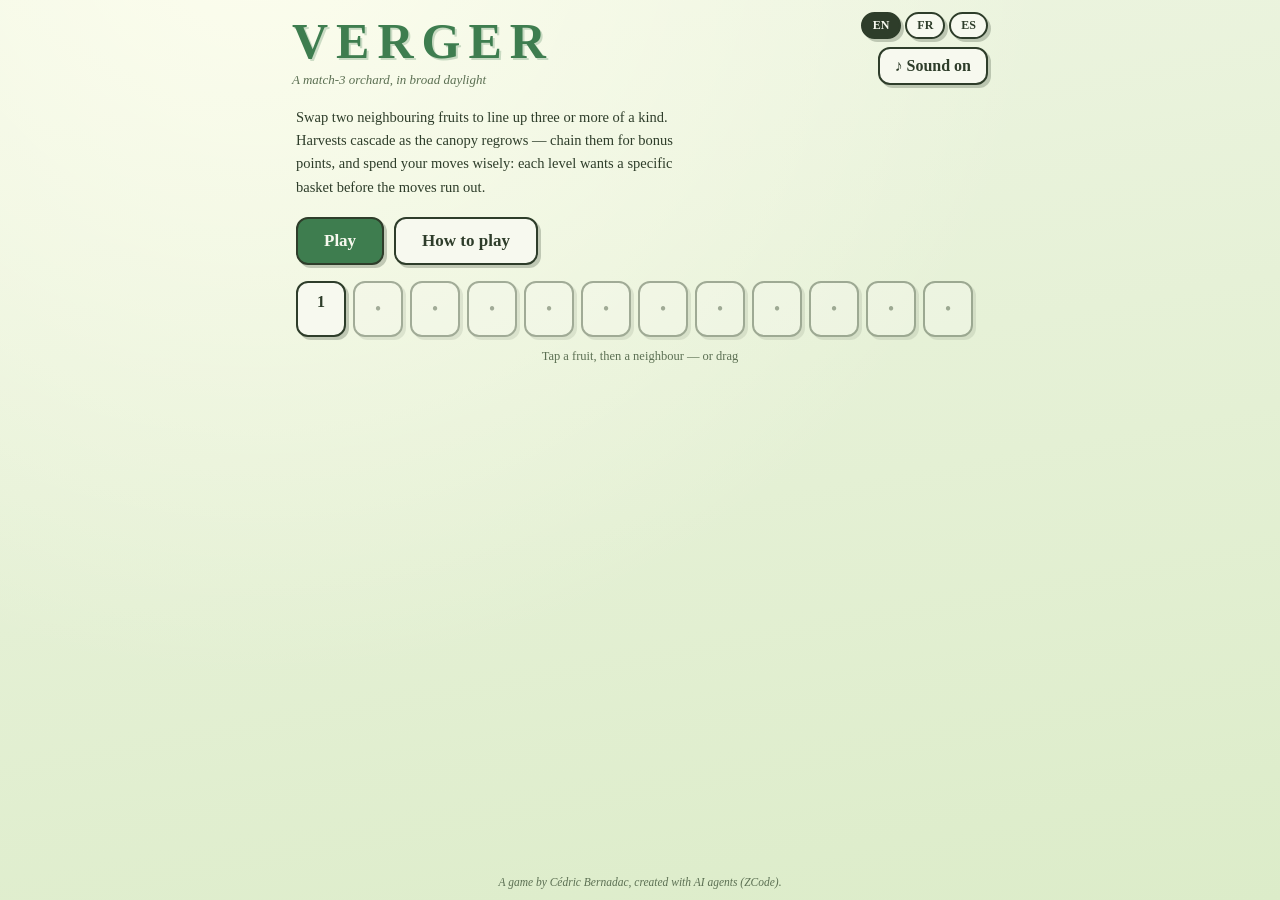
<file: index.html>
<!DOCTYPE html>
<html lang="en">
<head>
  <meta charset="utf-8">
  <meta name="viewport" content="width=device-width, initial-scale=1, viewport-fit=cover">
  <title>Verger</title>
  <meta name="description" content="Verger — a match-3 orchard in broad daylight. Swap neighbouring fruits, harvest cascades, fill the basket before the moves run out.">
  <style>
/* Verger — feuille de style « forêt diurne » : feuillage profond, fruits juteux. */
* { box-sizing: border-box; margin: 0; padding: 0; }
html, body { height: 100%; }

:root {
  --ciel: #eef5e2;         /* ciel du jour */
  --feuillage: #3e7d4f;    /* vert feuillage profond */
  --feuille: #a8c98a;      /* vert clair */
  --bois: #7a5b3e;         /* tronc */
  --encre: #2e3d2a;        /* texte */
  --rouge: #d1493a;
  --jaune: #e5a63b;
  --prune: #7d5ba6;
  --cerise: #b03a52;
  --creme: #f7f9ef;
}

body {
  font-family: Georgia, "Times New Roman", serif;
  background:
    radial-gradient(ellipse at 20% -10%, rgba(255, 255, 240, 0.85), transparent 55%),
    linear-gradient(170deg, var(--ciel) 0%, #dcecc9 100%) fixed;
  color: var(--encre);
  min-height: 100vh;
  overflow-x: hidden;
  -webkit-tap-highlight-color: transparent;
}

#app {
  max-width: 720px;
  margin: 0 auto;
  padding: 12px 12px 6px;
  min-height: 100vh;
  display: flex;
  flex-direction: column;
}

/* ---------------------------------------------------------------- en-tête */
#top { display: flex; align-items: flex-start; justify-content: space-between; gap: 10px; }
.brand h1 {
  font-size: clamp(34px, 6.5vw, 50px);
  letter-spacing: 0.16em;
  font-weight: 900;
  color: var(--feuillage);
  text-shadow: 2px 2px 0 rgba(62, 125, 79, 0.25);
}
#tagline { font-size: 13px; font-style: italic; margin-top: 2px; color: #5c7053; }
.topctl { display: flex; flex-direction: column; align-items: flex-end; gap: 8px; }
.langs { display: flex; gap: 4px; }

/* ---------------------------------------------------------------- boutons */
button {
  font: inherit;
  font-weight: 700;
  color: var(--encre);
  background: var(--creme);
  border: 2.5px solid var(--encre);
  border-radius: 12px;
  padding: 8px 15px;
  cursor: pointer;
  box-shadow: 3px 3px 0 rgba(46, 61, 42, 0.25);
  transition: transform 0.08s ease, box-shadow 0.08s ease;
}
button:hover { background: #ffffff; }
button:active { transform: translate(2px, 2px); box-shadow: 1px 1px 0 rgba(46, 61, 42, 0.25); }
button:focus-visible { outline: 3px solid var(--feuillage); outline-offset: 2px; }
button.primary { background: var(--feuillage); color: var(--creme); }
button.big { font-size: 17px; padding: 12px 26px; }
.pill { padding: 4px 10px; font-size: 12px; border-radius: 999px; border-width: 2px; }
.pill.active { background: var(--encre); color: var(--creme); }

/* ---------------------------------------------------------------- écrans */
main { flex: 1; display: flex; flex-direction: column; }
.screen { animation: fadein 0.25s ease; }
.hidden { display: none !important; }
@keyframes fadein { from { opacity: 0; transform: translateY(6px); } to { opacity: 1; } }

.subtitle { margin: 18px 4px; max-width: 56ch; line-height: 1.6; font-size: 14.5px; }
.homebtns { display: flex; gap: 10px; flex-wrap: wrap; margin: 0 4px 16px; }
.keys { color: #5c7053; font-size: 12.5px; margin: 12px 4px; text-align: center; }

.levelgrid { display: flex; flex-wrap: wrap; gap: 7px; margin: 4px; }
.chip { width: 50px; height: 56px; display: flex; flex-direction: column; align-items: center; justify-content: center; font-size: 16px; }
.chip.locked { opacity: 0.4; cursor: default; }
.chip-stars { font-size: 9px; color: #b98a2d; letter-spacing: 1px; margin-top: 2px; min-height: 11px; }

/* ---------------------------------------------------------------- hud */
.hud { display: flex; align-items: center; justify-content: space-between; gap: 6px; margin: 8px 0 4px; flex-wrap: wrap; }
.hud-mid { display: flex; flex-direction: column; align-items: center; gap: 3px; text-align: center; min-width: 0; }
#hud-level { font-size: 14.5px; font-style: italic; }
#hud-goal { font-size: 13px; font-weight: 700; }
#btn-menu { font-size: 15px; padding: 8px 12px; }
#hud-moves { font-size: 12.5px; color: #5c7053; }

.goalwrap {
  margin: 6px auto 8px;
  width: min(420px, 92%);
  height: 16px;
  border: 2.5px solid var(--encre);
  border-radius: 8px;
  background: var(--creme);
  overflow: hidden;
  box-shadow: 2px 2px 0 rgba(46, 61, 42, 0.2);
}
#goalbar {
  height: 100%;
  background: linear-gradient(90deg, var(--feuille), var(--feuillage));
  transition: width 0.3s ease;
}

/* ---------------------------------------------------------------- plateau */
#board-wrap { display: flex; justify-content: center; margin-top: 8px; }
#board {
  position: relative;
  border: 4px solid var(--bois);
  border-radius: 16px;
  background:
    repeating-linear-gradient(0deg, rgba(62, 125, 79, 0.16) 0 3px, transparent 3px 6px),
    linear-gradient(160deg, #d3e8bf, #c3dcae);
  box-shadow: inset 0 0 0 3px rgba(122, 91, 62, 0.35), 5px 6px 0 rgba(46, 61, 42, 0.22);
  touch-action: manipulation;
  overflow: hidden;
}
.fruit {
  position: absolute;
  display: flex; align-items: center; justify-content: center;
  cursor: pointer;
  user-select: none;
  transition: transform 0.1s ease;
  border-radius: 8px;
}
.fruit:hover { background: rgba(255, 255, 255, 0.22); }
.fruit.sel {
  background: rgba(255, 255, 255, 0.55);
  outline: 3px dashed var(--feuillage);
  transform: scale(0.94);
}
.fruit.harvested {
  animation: harvest 0.32s ease forwards;
}
@keyframes harvest {
  40% { transform: scale(1.25); background: rgba(255, 255, 240, 0.8); }
  100% { transform: scale(0.1); opacity: 0; }
}

/* toast */
#toast {
  position: fixed;
  left: 50%; bottom: 78px;
  transform: translateX(-50%) translateY(8px);
  background: var(--encre);
  color: var(--creme);
  padding: 9px 16px;
  border-radius: 10px;
  font-size: 13.5px;
  opacity: 0;
  pointer-events: none;
  transition: opacity 0.2s ease, transform 0.2s ease;
  max-width: 88vw;
  text-align: center;
  z-index: 20;
}
#toast.on { opacity: 1; transform: translateX(-50%) translateY(0); }

/* ---------------------------------------------------------------- overlays */
#overlay {
  position: fixed; inset: 0;
  background: rgba(46, 61, 42, 0.42);
  display: flex; align-items: center; justify-content: center;
  z-index: 10;
  padding: 20px;
  animation: fadein 0.2s ease;
}
#overlay-card {
  background: var(--creme);
  border: 3px solid var(--encre);
  border-radius: 14px;
  box-shadow: 5px 5px 0 rgba(46, 61, 42, 0.25);
  padding: 26px 24px;
  max-width: 440px;
  width: 100%;
  text-align: center;
}
#overlay-card h2 { font-size: 24px; letter-spacing: 0.04em; margin-bottom: 12px; color: var(--feuillage); }
.rules { text-align: left; }
.rules p { margin: 10px 0; line-height: 1.6; font-size: 14px; }
#overlay-card button { margin-top: 14px; }
.btn-row { display: flex; gap: 8px; justify-content: center; flex-wrap: wrap; }
.big { font-size: 19px; }
.star-row { font-size: 36px; margin: 4px 0 10px; letter-spacing: 6px; }
.star { color: rgba(46, 61, 42, 0.22); }
.star.on { color: #b98a2d; animation: pop 0.4s ease; }
@keyframes pop { from { transform: scale(0.3); opacity: 0; } to { transform: scale(1); } }

/* ---------------------------------------------------------------- pied */
footer {
  margin-top: 16px;
  padding: 8px 4px 6px;
  color: #5c7053;
  font-size: 11.5px;
  text-align: center;
  font-style: italic;
}
@supports (padding: env(safe-area-inset-bottom)) {
  footer { padding-bottom: calc(6px + env(safe-area-inset-bottom)); }
}

</style>
</head>
<body>
  <div id="app">
    <header id="top">
      <div class="brand">
        <h1>VERGER</h1>
        <p id="tagline"></p>
      </div>
      <div class="topctl">
        <div id="langs" class="langs" role="group" aria-label="Language"></div>
        <button id="btn-sound" class="ghost"></button>
      </div>
    </header>

    <main>
      <section id="home" class="screen">
        <p class="subtitle" data-i18n="subtitle"></p>
        <div class="homebtns">
          <button id="btn-play" class="primary big"></button>
          <button id="btn-howto" class="big"></button>
        </div>
        <div id="levelgrid" class="levelgrid"></div>
        <p class="keys" data-i18n="touchHint"></p>
      </section>

      <section id="game" class="screen hidden">
        <div class="hud">
          <button id="btn-menu"></button>
          <div class="hud-mid">
            <span id="hud-level"></span>
            <span id="hud-goal"></span>
            <span id="hud-moves"></span>
          </div>
          <span style="width:1px"></span>
        </div>
        <div class="goalwrap"><div id="goalbar"></div></div>
        <div id="board-wrap"><div id="board" aria-label="Verger board"></div></div>
        <p class="keys" data-i18n="touchHint"></p>
      </section>
    </main>

    <footer>
      <span data-i18n="credit"></span>
    </footer>
  </div>

  <div id="toast" role="status"></div>

  <div id="overlay" class="hidden" role="dialog" aria-modal="true">
    <div id="overlay-card"></div>
  </div>

  <script>
/*
 * Verger — moteur pur (sans DOM) : match-3 à échanges, gravité, objectifs.
 * Grille d'arbres fruitiers ; échanger deux fruits adjacents (côté à côté) ;
 * l'échange doit produire un alignement de 3+ sinon il est refusé ;
 * les alignements sont récoltés, les fruits tombent (gravité), la canopée
 * repousse par le haut (type tiré du RNG seedé). Objectif par niveau :
 * récolter N fruits d'une variété (ou toutes variétés) en M coups.
 */
(function (root, factory) {
  if (typeof module === 'object' && module.exports) module.exports = factory();
  else root.VergerEngine = factory();
})(typeof self !== 'undefined' ? self : this, function () {
  'use strict';

  var KINDS = ['pomme', 'poire', 'prune', 'cerise']; // rouge, jaune-vert, violette, rouge foncé
  var KIND_COLORS = { pomme: '#d1493a', poire: '#e5a63b', prune: '#7d5ba6', cerise: '#b03a52' };

  function rndNext(s) {
    s = (s + 0x6d2b79f5) | 0;
    var t = Math.imul(s ^ (s >>> 15), 1 | s);
    t = (t + Math.imul(t ^ (t >>> 7), 61 | t)) ^ t;
    return { s: s, v: ((t ^ (t >>> 14)) >>> 0) / 4294967296 };
  }

  // level : { name, w, h, kinds, moves, goal: {kind or 'toute', count}, grid? (optionnel) }
  function createGame(level, seed) {
    var g = {
      w: level.w, h: level.h, kinds: level.kinds || 4,
      moves: level.moves, movesLeft: level.moves,
      goal: level.goal, name: level.name,
      rngS: (seed >>> 0) || 20261105,
      grid: [], score: 0, harvested: {}, won: false, lost: false,
      cascade: 0, events: []
    };
    for (var i = 0; i < level.w * level.h; i++) g.harvested[KINDS[i % 4]] = 0;
    // grille initiale : remplir par le RNG puis purger les alignements existants
    if (level.grid) {
      g.grid = level.grid.slice();
    } else {
      do {
        for (var c = 0; c < level.w * level.h; c++)
          g.grid[c] = Math.floor(rng(g) * g.kinds);
      } while (findMatches(g).length > 0);
    }
    return g;
  }

  function rng(g) {
    var r = rndNext(g.rngS);
    g.rngS = r.s;
    return r.v;
  }

  function at(g, r, c) { return g.grid[r * g.w + c]; }

  // toutes les cases des alignements de 3+ (horizontaux et verticaux)
  function findMatches(g) {
    var marks = [];
    for (var i = 0; i < g.w * g.h; i++) marks.push(false);
    // horizontaux
    for (var r = 0; r < g.h; r++) {
      var run = 1;
      for (var c = 1; c <= g.w; c++) {
        if (c < g.w && at(g, r, c) === at(g, r, c - 1) && at(g, r, c) >= 0) run++;
        else {
          if (run >= 3)
            for (var k = c - run; k < c; k++) marks[r * g.w + k] = true;
          run = 1;
        }
      }
    }
    // verticaux
    for (var c = 0; c < g.w; c++) {
      var run2 = 1;
      for (var r2 = 1; r2 <= g.h; r2++) {
        if (r2 < g.h && at(g, r2, c) === at(g, r2 - 1, c) && at(g, r2, c) >= 0) run2++;
        else {
          if (run2 >= 3)
            for (var k2 = r2 - run2; k2 < r2; k2++) marks[k2 * g.w + c] = true;
          run2 = 1;
        }
      }
    }
    var out = [];
    for (var m = 0; m < marks.length; m++) if (marks[m]) out.push(m);
    return out;
  }

  /*
   * Échanger deux cases adjacentes. Refusé si non adjacent ou si l'échange
   * ne produit aucun alignement (règle du verger : on ne secoue pas les
   * branches pour rien). Consomme un coup uniquement si accepté.
   */
  function swap(g, r1, c1, r2, c2) {
    if (g.won || g.lost) return { ok: false, reason: 'over' };
    if (Math.abs(r1 - r2) + Math.abs(c1 - c2) !== 1) return { ok: false, reason: 'far' };
    var i1 = r1 * g.w + c1, i2 = r2 * g.w + c2;
    var tmp = g.grid[i1];
    g.grid[i1] = g.grid[i2];
    g.grid[i2] = tmp;
    if (findMatches(g).length === 0) {
      // annule
      g.grid[i2] = g.grid[i1];
      g.grid[i1] = g.grid[i2];
      g.grid[i1] = tmp;
      return { ok: false, reason: 'noMatch' };
    }
    g.movesLeft--;
    return resolve(g, { swap: [i1, i2] });
  }

  // récolter → gravité → repousse → re-récolter (cascade), puis objectif/coups
  function resolve(g, info) {
    var events = [];
    var total = 0;
    g.cascade = 0;
    for (;;) {
      var matches = findMatches(g);
      if (matches.length === 0) break;
      g.cascade++;
      if (g.cascade > 2) break; // sève bornée : pas d'avalanche
      var byKind = {};
      for (var m = 0; m < matches.length; m++) {
        var kind = KINDS[g.grid[matches[m]]];
        g.harvested[kind] = (g.harvested[kind] || 0) + 1;
        byKind[kind] = (byKind[kind] || 0) + 1;
        g.grid[matches[m]] = -1;
        total++;
      }
      events.push({ type: 'harvest', cells: matches.slice(), byKind: byKind, cascade: g.cascade });
      // gravité
      for (var c = 0; c < g.w; c++) {
        var write = g.h - 1;
        for (var r = g.h - 1; r >= 0; r--) {
          if (g.grid[r * g.w + c] >= 0) {
            g.grid[write * g.w + c] = g.grid[r * g.w + c];
            write--;
          }
        }
        for (var r2 = write; r2 >= 0; r2--) g.grid[r2 * g.w + c] = Math.floor(rng(g) * g.kinds);
      }
    }
    g.score += total * 10 * (g.cascade >= 2 ? g.cascade : 1);
    // objectif
    var goalMet = g.goal.kind === 'toute'
      ? Object.keys(g.harvested).reduce(function (a, k) { return a + g.harvested[k]; }, 0) >= g.goal.count
      : (g.harvested[g.goal.kind] || 0) >= g.goal.count;
    if (goalMet) g.won = true;
    else if (g.movesLeft <= 0) g.lost = true;
    return { ok: true, won: g.won, lost: g.lost, harvested: total, cascade: g.cascade, events: events, info: info };
  }

  function stars(g) {
    if (!g.won) return 0;
    return g.movesLeft >= Math.ceil(g.moves / 3) ? 3 : g.movesLeft > 0 ? 2 : 1;
  }

  return { KINDS: KINDS, KIND_COLORS: KIND_COLORS, createGame: createGame,
           findMatches: findMatches, swap: swap, stars: stars, rng: rng };
});

</script>
  <script>
/*
 * Verger — niveaux. kinds = nombre de variétés (2-4) ; moves = coups ;
 * goal = { kind: 'pomme'|…|'toute', count } récoltes visées.
 */
(function (root, factory) {
  if (typeof module === 'object' && module.exports) module.exports = factory();
  else root.VergerLevels = factory();
})(typeof self !== 'undefined' ? self : this, function () {
  'use strict';
  return {
    levels: [
      { name: 'Première cueillette', w: 6, h: 6, kinds: 2, moves: 6, goal: { kind: 'toute', count: 40 } },
      { name: 'Rouges', w: 6, h: 6, kinds: 2, moves: 6, goal: { kind: 'pomme', count: 36 } },
      { name: 'Panier mixte', w: 7, h: 6, kinds: 3, moves: 6, goal: { kind: 'toute', count: 42 } },
      { name: 'Prunes', w: 7, h: 6, kinds: 3, moves: 6, goal: { kind: 'prune', count: 30 } },
      { name: 'Greffe serrée', w: 7, h: 7, kinds: 3, moves: 6, goal: { kind: 'poire', count: 28 } },
      { name: 'Quatre saisons', w: 8, h: 7, kinds: 4, moves: 7, goal: { kind: 'toute', count: 52 } },
      { name: 'Cerises noires', w: 8, h: 7, kinds: 4, moves: 8, goal: { kind: 'cerise', count: 32 } },
      { name: 'Économie', w: 6, h: 6, kinds: 3, moves: 3, goal: { kind: 'toute', count: 32 } },
      { name: 'Le grand verger', w: 8, h: 8, kinds: 4, moves: 8, goal: { kind: 'prune', count: 38 } },
      { name: 'Toutes variétés', w: 8, h: 8, kinds: 4, moves: 9, goal: { kind: 'pomme', count: 40 } },
      { name: 'Sève montante', w: 7, h: 8, kinds: 4, moves: 5, goal: { kind: 'toute', count: 58 } },
      { name: 'La dernière récolte', w: 8, h: 8, kinds: 4, moves: 9, goal: { kind: 'cerise', count: 38 } }
    ]
  };
});

</script>
  <script>
/*
 * Verger — interface multilingue (EN par défaut, FR, ES).
 */
(function (root, factory) {
  if (typeof module === 'object' && module.exports) module.exports = factory();
  else root.VergerI18n = factory();
})(typeof self !== 'undefined' ? self : this, function () {
  'use strict';
  var dict = {
    en: {
      tagline: "A match-3 orchard, in broad daylight",
      subtitle: "Swap two neighbouring fruits to line up three or more of a kind. Harvests cascade as the canopy regrows — chain them for bonus points, and spend your moves wisely: each level wants a specific basket before the moves run out.",
      play: "Play",
      continueGame: "Continue",
      howTo: "How to play",
      rulesTitle: "How to play",
      rule1: "Tap a fruit, then a neighbouring one (or drag): they swap. The swap must line up three or more identical fruits in a row or column — otherwise the branch refuses.",
      rule2: "Harvested fruits vanish; the canopy above falls and new buds regrow at the top. Chain reactions give bonus points.",
      rule3: "Each level has a basket to fill before the moves run out — apples, pears, plums, cherries or any fruit at all.",
      rule4: "Finish with moves to spare for brighter stars.",
      level: "Orchard",
      goal: "Basket",
      any: "any fruit",
      movesLeft: "moves left",
      score: "Score",
      pomme: "apples",
      poire: "pears",
      prune: "plums",
      cerise: "cherries",
      invalid: "That swap harvests nothing — the branch refuses.",
      menu: "Menu",
      next: "Next orchard",
      replay: "Replay",
      wonTitle: "Basket full!",
      lostTitle: "Out of moves",
      finalTitle: "The whole orchard is picked",
      finalBody: "Every basket is full. The orchard rests until spring.",
      total: "Total score",
      replayAll: "Start over",
      touchHint: "Tap a fruit, then a neighbour — or drag",
      langLabel: "Language",
      soundOn: "Sound on",
      soundOff: "Sound off",
      close: "Close",
      credit: "A game by Cédric Bernadac, created with AI agents (ZCode).",
      gotIt: "Got it"
    },
    fr: {
      tagline: "Un verger d'alignements, en pleine lumière",
      subtitle: "Échangez deux fruits voisins pour en aligner trois ou plus. Les récoltes s'enchaînent quand la canopée repousse — mariez-les pour des points bonus, et dépensez vos coups avec soin : chaque niveau demande un panier précis avant l'épuisement des coups.",
      play: "Jouer",
      continueGame: "Continuer",
      howTo: "Comment jouer",
      rulesTitle: "Comment jouer",
      rule1: "Touchez un fruit puis son voisin (ou glissez) : ils s'échangent. L'échange doit aligner trois fruits identiques ou plus, en ligne ou en colonne — sinon la branche refuse.",
      rule2: "Les fruits récoltés disparaissent ; la canopée tombe et de nouveaux bourgeons repoussent en haut. Les réactions en chaîne donnent des points bonus.",
      rule3: "Chaque niveau a un panier à remplir avant l'épuisement des coups — pommes, poires, prunes, cerises ou tout fruit.",
      rule4: "Terminez avec des coups en réserve pour des étoiles plus brillantes.",
      level: "Verger",
      goal: "Panier",
      any: "tout fruit",
      movesLeft: "coups restants",
      score: "Score",
      pomme: "pommes",
      poire: "poires",
      prune: "prunes",
      cerise: "cerises",
      invalid: "Cet échange ne récolte rien — la branche refuse.",
      menu: "Menu",
      next: "Verger suivant",
      replay: "Rejouer",
      wonTitle: "Panier rempli !",
      lostTitle: "Plus de coups",
      finalTitle: "Tout le verger est cueilli",
      finalBody: "Tous les paniers sont pleins. Le verger se repose jusqu'au printemps.",
      total: "Score total",
      replayAll: "Tout recommencer",
      touchHint: "Touchez un fruit puis son voisin — ou glissez",
      langLabel: "Langue",
      soundOn: "Son activé",
      soundOff: "Son coupé",
      close: "Fermer",
      credit: "Un jeu de Cédric Bernadac, créé avec des agents IA.",
      gotIt: "Compris"
    },
    es: {
      tagline: "Un huerto de alineaciones, a plena luz",
      subtitle: "Intercambia dos frutas vecinas para alinear tres o más iguales. Las cosechas se encadenan cuando la copa rebrote — encadénalas para puntos extra, y gasta tus movimientos con cabeza: cada nivel pide una cesta concreta antes de agotarlos.",
      play: "Jugar",
      continueGame: "Continuar",
      howTo: "Cómo jugar",
      rulesTitle: "Cómo jugar",
      rule1: "Toca una fruta y luego su vecina (o desliza): se intercambian. El intercambio debe alinear tres frutas iguales o más, en fila o columna — si no, la rama se niega.",
      rule2: "Las frutas cosechadas desaparecen; la copa cae y nuevos brotes rebrotan arriba. Las reacciones en cadena dan puntos extra.",
      rule3: "Cada nivel tiene una cesta que llenar antes de agotar los movimientos — manzanas, peras, ciruelas, cerezas o cualquier fruta.",
      rule4: "Termina con movimientos de sobra para estrellas más brillantes.",
      level: "Huerto",
      goal: "Cesta",
      any: "cualquier fruta",
      movesLeft: "movimientos",
      score: "Puntos",
      pomme: "manzanas",
      poire: "peras",
      prune: "ciruelas",
      cerise: "cerezas",
      invalid: "Ese intercambio no cosecha nada — la rama se niega.",
      menu: "Menú",
      next: "Huerto siguiente",
      replay: "Repetir",
      wonTitle: "¡Cesta llena!",
      lostTitle: "Sin movimientos",
      finalTitle: "Todo el huerto está cosechado",
      finalBody: "Todas las cestas están llenas. El huerto descansa hasta la primavera.",
      total: "Puntuación total",
      replayAll: "Empezar de nuevo",
      touchHint: "Toca una fruta y luego su vecina — o desliza",
      langLabel: "Idioma",
      soundOn: "Sonido activado",
      soundOff: "Sonido silenciado",
      close: "Cerrar",
      credit: "Un juego de Cédric Bernadac, creado con agentes de IA.",
      gotIt: "Entendido"
    }
  };
  return {
    langs: ['en', 'fr', 'es'],
    dict: dict,
    get: function (lang, key) {
      var d = dict[lang] || dict.en;
      return d[key] !== undefined ? d[key] : dict.en[key];
    }
  };
});

</script>
  <script>
/*
 * Verger — mini-synthé WebAudio : cueillette, chute, panier plein.
 */
(function (root, factory) {
  if (typeof module === 'object' && module.exports) module.exports = factory(root);
  else root.VergerAudio = factory(root);
})(typeof self !== 'undefined' ? self : this, function (root) {
  'use strict';
  var ctx = null, enabled = true;

  function ensure() {
    if (!ctx) {
      var AC = root.AudioContext || root.webkitAudioContext;
      if (!AC) return null;
      ctx = new AC();
    }
    if (ctx.state === 'suspended') ctx.resume();
    return ctx;
  }

  function tone(freq, dur, type, gain, when, slideTo) {
    if (!enabled) return;
    try {
      var c = ensure();
      if (!c) return;
      var t = c.currentTime + (when || 0);
      var o = c.createOscillator(), g = c.createGain();
      o.type = type || 'sine';
      o.frequency.setValueAtTime(freq, t);
      if (slideTo) o.frequency.exponentialRampToValueAtTime(slideTo, t + dur);
      g.gain.setValueAtTime(0.0001, t);
      g.gain.exponentialRampToValueAtTime(gain || 0.08, t + 0.012);
      g.gain.exponentialRampToValueAtTime(0.0001, t + dur);
      o.connect(g); g.connect(c.destination);
      o.start(t); o.stop(t + dur + 0.05);
    } catch (e) { /* silence */ }
  }

  return {
    setEnabled: function (v) { enabled = !!v; },
    isEnabled: function () { return enabled; },
    unlock: function () { ensure(); },
    pick: function (n) { tone(420 + n * 60, 0.08, 'triangle', 0.07); },
    swapFail: function () { tone(180, 0.1, 'sine', 0.05, 0, 140); },
    ui: function () { tone(700, 0.045, 'sine', 0.05); },
    win: function () { [523, 659, 784, 1046].forEach(function (f, i) { tone(f, 0.18, 'sine', 0.08, i * 0.09); }); },
    lose: function () { [330, 262, 196].forEach(function (f, i) { tone(f, 0.3, 'triangle', 0.07, i * 0.2); }); }
  };
});

</script>
  <script>
/*
 * Verger — contrôleur : grille de fruits, sélection/échange, HUD objectif.
 */
(function () {
  'use strict';
  var E = window.VergerEngine, LV = window.VergerLevels.levels, I18N = window.VergerI18n, AU = window.VergerAudio;

  var SAVE_KEY = 'verger.save.v1';
  var save = { unlocked: 1, stars: {}, best: {}, lang: 'en', sound: true };
  try {
    var raw = localStorage.getItem(SAVE_KEY);
    if (raw) {
      var p = JSON.parse(raw);
      save = { unlocked: p.unlocked || 1, stars: p.stars || {}, best: p.best || {},
               lang: p.lang || 'en', sound: p.sound !== false };
    }
  } catch (e) {}
  function persist() { try { localStorage.setItem(SAVE_KEY, JSON.stringify(save)); } catch (e) {} }
  function t(k) { return I18N.get(save.lang, k); }
  function $(id) { return document.getElementById(id); }
  function el(tag, cls, text) {
    var n = document.createElement(tag);
    if (cls) n.className = cls;
    if (text !== undefined) n.textContent = text;
    return n;
  }
  function show(node, on) { node.classList.toggle('hidden', !on); }

  var g = null;               // partie courante
  var levelIndex = 0;
  var selected = null;        // index de la case sélectionnée
  var busy = false;
  var cell = 56;

  function renderTexts() {
    document.documentElement.lang = save.lang;
    var nodes = document.querySelectorAll('[data-i18n]');
    for (var i = 0; i < nodes.length; i++) nodes[i].textContent = t(nodes[i].getAttribute('data-i18n'));
    $('tagline').textContent = t('tagline');
    $('btn-play').textContent = save.unlocked > 1 ? t('continueGame') : t('play');
    $('btn-howto').textContent = t('howTo');
    $('btn-sound').textContent = (save.sound ? '♪ ' : '✕ ') + t(save.sound ? 'soundOn' : 'soundOff');
    $('btn-menu').textContent = '⌂';
    $('btn-menu').setAttribute('aria-label', t('menu'));
    renderLangPills();
    renderLevelGrid();
    if (g) renderHud();
  }

  function renderLangPills() {
    var box = $('langs');
    box.textContent = '';
    I18N.langs.forEach(function (code) {
      var b = el('button', 'pill' + (save.lang === code ? ' active' : ''), code.toUpperCase());
      b.addEventListener('click', function () { save.lang = code; persist(); AU.ui(); renderTexts(); });
      box.appendChild(b);
    });
  }

  function renderLevelGrid() {
    var grid = $('levelgrid');
    grid.textContent = '';
    LV.forEach(function (lvl, i) {
      var locked = i + 1 > save.unlocked;
      var chip = el('button', 'chip' + (locked ? ' locked' : ''), locked ? '•' : String(i + 1));
      if (!locked) {
        var stars = save.stars[i] || 0;
        chip.appendChild(el('span', 'chip-stars', stars ? '★'.repeat(stars) : ' '));
        chip.addEventListener('click', function () { AU.ui(); openLevel(i); });
      }
      grid.appendChild(chip);
    });
  }

  function cellSize() {
    var availW = Math.min(window.innerWidth - 28, 460);
    var availH = window.innerHeight - 330;
    return Math.max(28, Math.floor(Math.min(availW / g.w, availH / g.h, 56)));
  }

  var FRUIT = ['🍎', '🍐', '🍆', '🍒']; // pomme, poire, prune, cerise

  function buildBoard() {
    cell = cellSize();
    var board = $('board');
    board.textContent = '';
    board.style.width = g.w * cell + 'px';
    board.style.height = g.h * cell + 'px';
    for (var r = 0; r < g.h; r++) {
      for (var c = 0; c < g.w; c++) {
        var sq = el('div', 'fruit');
        sq.style.left = c * cell + 'px';
        sq.style.top = r * cell + 'px';
        sq.style.width = cell + 'px';
        sq.style.height = cell + 'px';
        sq.style.fontSize = Math.floor(cell * 0.52) + 'px';
        sq.setAttribute('data-i', r * g.w + c);
        sq.addEventListener('click', onFruitClick(sq.getAttribute('data-i')));
        board.appendChild(sq);
      }
    }
    renderFruits();
    renderHud();
  }

  function onFruitClick(iStr) {
    var i = Number(iStr);
    return function () { selectFruit(i); };
  }

  function renderFruits() {
    var board = $('board');
    var nodes = board.querySelectorAll('.fruit');
    for (var k = 0; k < nodes.length; k++) {
      var i = Number(nodes[k].getAttribute('data-i'));
      nodes[k].textContent = FRUIT[g.grid[i]];
      nodes[k].classList.toggle('sel', selected === i);
    }
  }

  function renderHud() {
    var lvl = LV[levelIndex];
    $('hud-level').textContent = t('level') + ' ' + (levelIndex + 1) + ' — ' + lvl.name;
    var goalKind = lvl.goal.kind === 'toute' ? t('any') : t(lvl.goal.kind);
    var have = lvl.goal.kind === 'toute'
      ? Object.keys(g.harvested).reduce(function (a, k) { return a + g.harvested[k]; }, 0)
      : (g.harvested[lvl.goal.kind] || 0);
    $('hud-goal').textContent = '🧺 ' + t('goal') + ' : ' + goalKind + ' ' + have + '/' + lvl.goal.count;
    $('hud-moves').textContent = '✋ ' + g.movesLeft + ' ' + t('movesLeft') + ' · ' + t('score') + ' ' + g.score;
    var pct = Math.min(100, 100 * have / lvl.goal.count);
    $('goalbar').style.width = pct + '%';
  }

  function openLevel(i) {
    levelIndex = i;
    g = E.createGame(LV[i], (Date.now() & 0xffffffff) >>> 0);
    selected = null;
    busy = false;
    show($('home'), false);
    show($('game'), true);
    buildBoard();
  }

  function goMenu() {
    g = null; busy = false;
    show($('game'), false);
    show($('home'), true);
    renderTexts();
  }

  function toast(msg) {
    var box = $('toast');
    box.textContent = msg;
    box.classList.add('on');
    clearTimeout(toast._t);
    toast._t = setTimeout(function () { box.classList.remove('on'); }, 1500);
  }

  function selectFruit(i) {
    if (!g || busy) return;
    AU.unlock();
    if (selected === null) { selected = i; renderFruits(); return; }
    if (selected === i) { selected = null; renderFruits(); return; }
    // adjacent ?
    var a = selected, b = i;
    var ar = Math.floor(a / g.w), ac = a % g.w;
    var br = Math.floor(b / g.w), bc = b % g.w;
    if (Math.abs(ar - br) + Math.abs(ac - bc) !== 1) {
      selected = i; renderFruits(); return; // re-sélectionne ailleurs
    }
    trySwap(ar, ac, br, bc);
    selected = null;
  }

  function trySwap(r1, c1, r2, c2) {
    var before = g.grid.slice();
    var res = E.swap(g, r1, c1, r2, c2);
    if (!res.ok) {
      if (res.reason === 'noMatch') { AU.swapFail(); toast(t('invalid')); }
      renderFruits();
      return;
    }
    busy = true;
    AU.pick(res.cascade);
    // animation : flash des cases récoltées puis rendu final
    var board = $('board');
    res.events.forEach(function (ev) {
      ev.cells.forEach(function (ci) {
        var node = board.querySelector('[data-i="' + ci + '"]');
        if (node) node.classList.add('harvested');
      });
    });
    setTimeout(function () {
      g.grid.forEach(function (v, ci) {
        var node = board.querySelector('[data-i="' + ci + '"]');
        if (node) node.classList.remove('harvested');
      });
      before = null;
      renderFruits();
      renderHud();
      busy = false;
      if (res.won) {
        AU.win();
        var stars = E.stars(g);
        save.stars[levelIndex] = Math.max(save.stars[levelIndex] || 0, stars);
        save.best[levelIndex] = Math.max(save.best[levelIndex] || 0, g.score);
        if (levelIndex + 2 > save.unlocked) save.unlocked = Math.min(LV.length, levelIndex + 2);
        persist();
        setTimeout(showWin, 450);
      } else if (res.lost) {
        AU.lose();
        setTimeout(showLost, 450);
      }
    }, 320);
  }

  // glisser un fruit vers son voisin
  (function () {
    var board = $('board');
    var dragFrom = null;
    board.addEventListener('pointerdown', function (ev) {
      if (!g || busy) return;
      AU.unlock();
      var node = ev.target.closest('.fruit');
      if (node) dragFrom = Number(node.getAttribute('data-i'));
    });
    board.addEventListener('pointerup', function (ev) {
      if (!g || busy || dragFrom === null) { dragFrom = null; return; }
      var node = document.elementFromPoint(ev.clientX, ev.clientY);
      node = node && node.closest ? node.closest('.fruit') : null;
      if (node) {
        var to = Number(node.getAttribute('data-i'));
        var a = dragFrom, b = to;
        var ar = Math.floor(a / g.w), ac = a % g.w;
        var br = Math.floor(b / g.w), bc = b % g.w;
        if (a !== b && Math.abs(ar - br) + Math.abs(ac - bc) === 1) {
          selected = null;
          trySwap(ar, ac, br, bc);
        } else {
          selectFruit(a);
        }
      }
      dragFrom = null;
    });
  })();

  // ---------------------------------------------------------------- overlays
  function overlay(content) {
    var card = $('overlay-card');
    card.textContent = '';
    card.appendChild(content);
    show($('overlay'), true);
  }
  function closeOverlay() { show($('overlay'), false); }

  function showRules() {
    var box = el('div', 'rules');
    box.appendChild(el('h2', null, t('rulesTitle')));
    [1, 2, 3, 4].forEach(function (n) { box.appendChild(el('p', null, t('rule' + n))); });
    var btn = el('button', 'primary', t('gotIt'));
    btn.addEventListener('click', function () { AU.ui(); closeOverlay(); });
    box.appendChild(btn);
    overlay(box);
  }

  function resultBox(title, subtitle, showStars) {
    var box = el('div', 'modal');
    box.appendChild(el('h2', null, title));
    if (subtitle) box.appendChild(el('p', null, subtitle));
    if (showStars) {
      var stars = E.stars(g);
      var row = el('div', 'star-row');
      for (var s = 0; s < 3; s++) row.appendChild(el('span', 'star' + (s < stars ? ' on' : ''), '★'));
      box.appendChild(row);
    }
    return box;
  }

  function showWin() {
    var isLast = levelIndex === LV.length - 1;
    var box;
    if (isLast) {
      var total = 0;
      LV.forEach(function (_, i) { total += save.best[i] || 0; });
      box = resultBox(t('finalTitle'), t('finalBody'));
      box.appendChild(el('p', 'big', t('total') + ' : ' + total));
      var again = el('button', 'primary', t('replayAll'));
      again.addEventListener('click', function () {
        AU.ui(); closeOverlay();
        save.unlocked = 1; save.stars = {}; save.best = {}; persist();
        openLevel(0);
      });
      box.appendChild(again);
    } else {
      box = resultBox(t('wonTitle'), g.score + ' ' + t('score'), true);
      var next = el('button', 'primary', t('next'));
      next.addEventListener('click', function () { AU.ui(); closeOverlay(); openLevel(levelIndex + 1); });
      box.appendChild(next);
    }
    var replay = el('button', null, t('replay'));
    replay.addEventListener('click', function () { AU.ui(); closeOverlay(); openLevel(levelIndex); });
    var menu = el('button', null, t('menu'));
    menu.addEventListener('click', function () { AU.ui(); closeOverlay(); goMenu(); });
    var row2 = el('div', 'btn-row');
    row2.appendChild(replay); row2.appendChild(menu);
    box.appendChild(row2);
    overlay(box);
  }

  function showLost() {
    var box = resultBox(t('lostTitle'), null, false);
    var replay = el('button', 'primary', t('replay'));
    replay.addEventListener('click', function () { AU.ui(); closeOverlay(); openLevel(levelIndex); });
    box.appendChild(replay);
    var menu = el('button', null, t('menu'));
    menu.addEventListener('click', function () { AU.ui(); closeOverlay(); goMenu(); });
    box.appendChild(menu);
    overlay(box);
  }

  // ---------------------------------------------------------------- boutons
  $('btn-play').addEventListener('click', function () {
    AU.ui(); AU.unlock();
    openLevel(Math.min(save.unlocked, LV.length) - 1);
  });
  $('btn-howto').addEventListener('click', function () { AU.ui(); showRules(); });
  $('btn-sound').addEventListener('click', function () {
    save.sound = !save.sound; persist();
    AU.setEnabled(save.sound);
    renderTexts();
    if (save.sound) AU.ui();
  });
  $('btn-menu').addEventListener('click', function () { AU.ui(); goMenu(); });
  $('overlay').addEventListener('click', function (ev) { if (ev.target === $('overlay')) closeOverlay(); });
  window.addEventListener('resize', function () { if (g && !busy) buildBoard(); });

  // hook QA (?debug=1)
  if (location.search.indexOf('debug=1') !== -1) {
    window.__verger = {
      g: function () { return g; },
      engine: E, levels: LV, save: save,
      open: openLevel,
      swap: function (r1, c1, r2, c2) { selected = null; trySwap(r1, c1, r2, c2); },
      bestSwap: function () {
        // trouve et joue le meilleur échange (pour QA)
        var best = null;
        for (var r = 0; r < g.h; r++) for (var c = 0; c < g.w; c++)
          for (var d = 0; d < 2; d++) {
            var r2 = r + (d === 0 ? 0 : 1), c2 = c + (d === 0 ? 1 : 0);
            if (r2 >= g.h || c2 >= g.w) continue;
            var probe = { w: g.w, h: g.h, kinds: g.kinds, moves: g.moves, movesLeft: g.movesLeft,
                          goal: g.goal, name: g.name, rngS: g.rngS, grid: g.grid.slice(),
                          score: g.score, harvested: JSON.parse(JSON.stringify(g.harvested)),
                          won: g.won, lost: g.lost, cascade: 0, events: [] };
            var res = E.swap(probe, r, c, r2, c2);
            if (res.ok && (!best || res.harvested > best.h)) best = { r: r, c: c, r2: r2, c2: c2, h: res.harvested };
          }
        if (best) { trySwap(best.r, best.c, best.r2, best.c2); return best.h; }
        return 0;
      }
    };
  }

  // ---------------------------------------------------------------- démarrage
  AU.setEnabled(save.sound);
  renderTexts();
  show($('home'), true);
})();

</script>
</body>
</html>
</file>
<file: assets/style.css>
/* Verger — feuille de style « forêt diurne » : feuillage profond, fruits juteux. */
* { box-sizing: border-box; margin: 0; padding: 0; }
html, body { height: 100%; }

:root {
  --ciel: #eef5e2;         /* ciel du jour */
  --feuillage: #3e7d4f;    /* vert feuillage profond */
  --feuille: #a8c98a;      /* vert clair */
  --bois: #7a5b3e;         /* tronc */
  --encre: #2e3d2a;        /* texte */
  --rouge: #d1493a;
  --jaune: #e5a63b;
  --prune: #7d5ba6;
  --cerise: #b03a52;
  --creme: #f7f9ef;
}

body {
  font-family: Georgia, "Times New Roman", serif;
  background:
    radial-gradient(ellipse at 20% -10%, rgba(255, 255, 240, 0.85), transparent 55%),
    linear-gradient(170deg, var(--ciel) 0%, #dcecc9 100%) fixed;
  color: var(--encre);
  min-height: 100vh;
  overflow-x: hidden;
  -webkit-tap-highlight-color: transparent;
}

#app {
  max-width: 720px;
  margin: 0 auto;
  padding: 12px 12px 6px;
  min-height: 100vh;
  display: flex;
  flex-direction: column;
}

/* ---------------------------------------------------------------- en-tête */
#top { display: flex; align-items: flex-start; justify-content: space-between; gap: 10px; }
.brand h1 {
  font-size: clamp(34px, 6.5vw, 50px);
  letter-spacing: 0.16em;
  font-weight: 900;
  color: var(--feuillage);
  text-shadow: 2px 2px 0 rgba(62, 125, 79, 0.25);
}
#tagline { font-size: 13px; font-style: italic; margin-top: 2px; color: #5c7053; }
.topctl { display: flex; flex-direction: column; align-items: flex-end; gap: 8px; }
.langs { display: flex; gap: 4px; }

/* ---------------------------------------------------------------- boutons */
button {
  font: inherit;
  font-weight: 700;
  color: var(--encre);
  background: var(--creme);
  border: 2.5px solid var(--encre);
  border-radius: 12px;
  padding: 8px 15px;
  cursor: pointer;
  box-shadow: 3px 3px 0 rgba(46, 61, 42, 0.25);
  transition: transform 0.08s ease, box-shadow 0.08s ease;
}
button:hover { background: #ffffff; }
button:active { transform: translate(2px, 2px); box-shadow: 1px 1px 0 rgba(46, 61, 42, 0.25); }
button:focus-visible { outline: 3px solid var(--feuillage); outline-offset: 2px; }
button.primary { background: var(--feuillage); color: var(--creme); }
button.big { font-size: 17px; padding: 12px 26px; }
.pill { padding: 4px 10px; font-size: 12px; border-radius: 999px; border-width: 2px; }
.pill.active { background: var(--encre); color: var(--creme); }

/* ---------------------------------------------------------------- écrans */
main { flex: 1; display: flex; flex-direction: column; }
.screen { animation: fadein 0.25s ease; }
.hidden { display: none !important; }
@keyframes fadein { from { opacity: 0; transform: translateY(6px); } to { opacity: 1; } }

.subtitle { margin: 18px 4px; max-width: 56ch; line-height: 1.6; font-size: 14.5px; }
.homebtns { display: flex; gap: 10px; flex-wrap: wrap; margin: 0 4px 16px; }
.keys { color: #5c7053; font-size: 12.5px; margin: 12px 4px; text-align: center; }

.levelgrid { display: flex; flex-wrap: wrap; gap: 7px; margin: 4px; }
.chip { width: 50px; height: 56px; display: flex; flex-direction: column; align-items: center; justify-content: center; font-size: 16px; }
.chip.locked { opacity: 0.4; cursor: default; }
.chip-stars { font-size: 9px; color: #b98a2d; letter-spacing: 1px; margin-top: 2px; min-height: 11px; }

/* ---------------------------------------------------------------- hud */
.hud { display: flex; align-items: center; justify-content: space-between; gap: 6px; margin: 8px 0 4px; flex-wrap: wrap; }
.hud-mid { display: flex; flex-direction: column; align-items: center; gap: 3px; text-align: center; min-width: 0; }
#hud-level { font-size: 14.5px; font-style: italic; }
#hud-goal { font-size: 13px; font-weight: 700; }
#btn-menu { font-size: 15px; padding: 8px 12px; }
#hud-moves { font-size: 12.5px; color: #5c7053; }

.goalwrap {
  margin: 6px auto 8px;
  width: min(420px, 92%);
  height: 16px;
  border: 2.5px solid var(--encre);
  border-radius: 8px;
  background: var(--creme);
  overflow: hidden;
  box-shadow: 2px 2px 0 rgba(46, 61, 42, 0.2);
}
#goalbar {
  height: 100%;
  background: linear-gradient(90deg, var(--feuille), var(--feuillage));
  transition: width 0.3s ease;
}

/* ---------------------------------------------------------------- plateau */
#board-wrap { display: flex; justify-content: center; margin-top: 8px; }
#board {
  position: relative;
  border: 4px solid var(--bois);
  border-radius: 16px;
  background:
    repeating-linear-gradient(0deg, rgba(62, 125, 79, 0.16) 0 3px, transparent 3px 6px),
    linear-gradient(160deg, #d3e8bf, #c3dcae);
  box-shadow: inset 0 0 0 3px rgba(122, 91, 62, 0.35), 5px 6px 0 rgba(46, 61, 42, 0.22);
  touch-action: manipulation;
  overflow: hidden;
}
.fruit {
  position: absolute;
  display: flex; align-items: center; justify-content: center;
  cursor: pointer;
  user-select: none;
  transition: transform 0.1s ease;
  border-radius: 8px;
}
.fruit:hover { background: rgba(255, 255, 255, 0.22); }
.fruit.sel {
  background: rgba(255, 255, 255, 0.55);
  outline: 3px dashed var(--feuillage);
  transform: scale(0.94);
}
.fruit.harvested {
  animation: harvest 0.32s ease forwards;
}
@keyframes harvest {
  40% { transform: scale(1.25); background: rgba(255, 255, 240, 0.8); }
  100% { transform: scale(0.1); opacity: 0; }
}

/* toast */
#toast {
  position: fixed;
  left: 50%; bottom: 78px;
  transform: translateX(-50%) translateY(8px);
  background: var(--encre);
  color: var(--creme);
  padding: 9px 16px;
  border-radius: 10px;
  font-size: 13.5px;
  opacity: 0;
  pointer-events: none;
  transition: opacity 0.2s ease, transform 0.2s ease;
  max-width: 88vw;
  text-align: center;
  z-index: 20;
}
#toast.on { opacity: 1; transform: translateX(-50%) translateY(0); }

/* ---------------------------------------------------------------- overlays */
#overlay {
  position: fixed; inset: 0;
  background: rgba(46, 61, 42, 0.42);
  display: flex; align-items: center; justify-content: center;
  z-index: 10;
  padding: 20px;
  animation: fadein 0.2s ease;
}
#overlay-card {
  background: var(--creme);
  border: 3px solid var(--encre);
  border-radius: 14px;
  box-shadow: 5px 5px 0 rgba(46, 61, 42, 0.25);
  padding: 26px 24px;
  max-width: 440px;
  width: 100%;
  text-align: center;
}
#overlay-card h2 { font-size: 24px; letter-spacing: 0.04em; margin-bottom: 12px; color: var(--feuillage); }
.rules { text-align: left; }
.rules p { margin: 10px 0; line-height: 1.6; font-size: 14px; }
#overlay-card button { margin-top: 14px; }
.btn-row { display: flex; gap: 8px; justify-content: center; flex-wrap: wrap; }
.big { font-size: 19px; }
.star-row { font-size: 36px; margin: 4px 0 10px; letter-spacing: 6px; }
.star { color: rgba(46, 61, 42, 0.22); }
.star.on { color: #b98a2d; animation: pop 0.4s ease; }
@keyframes pop { from { transform: scale(0.3); opacity: 0; } to { transform: scale(1); } }

/* ---------------------------------------------------------------- pied */
footer {
  margin-top: 16px;
  padding: 8px 4px 6px;
  color: #5c7053;
  font-size: 11.5px;
  text-align: center;
  font-style: italic;
}
@supports (padding: env(safe-area-inset-bottom)) {
  footer { padding-bottom: calc(6px + env(safe-area-inset-bottom)); }
}
</file>
